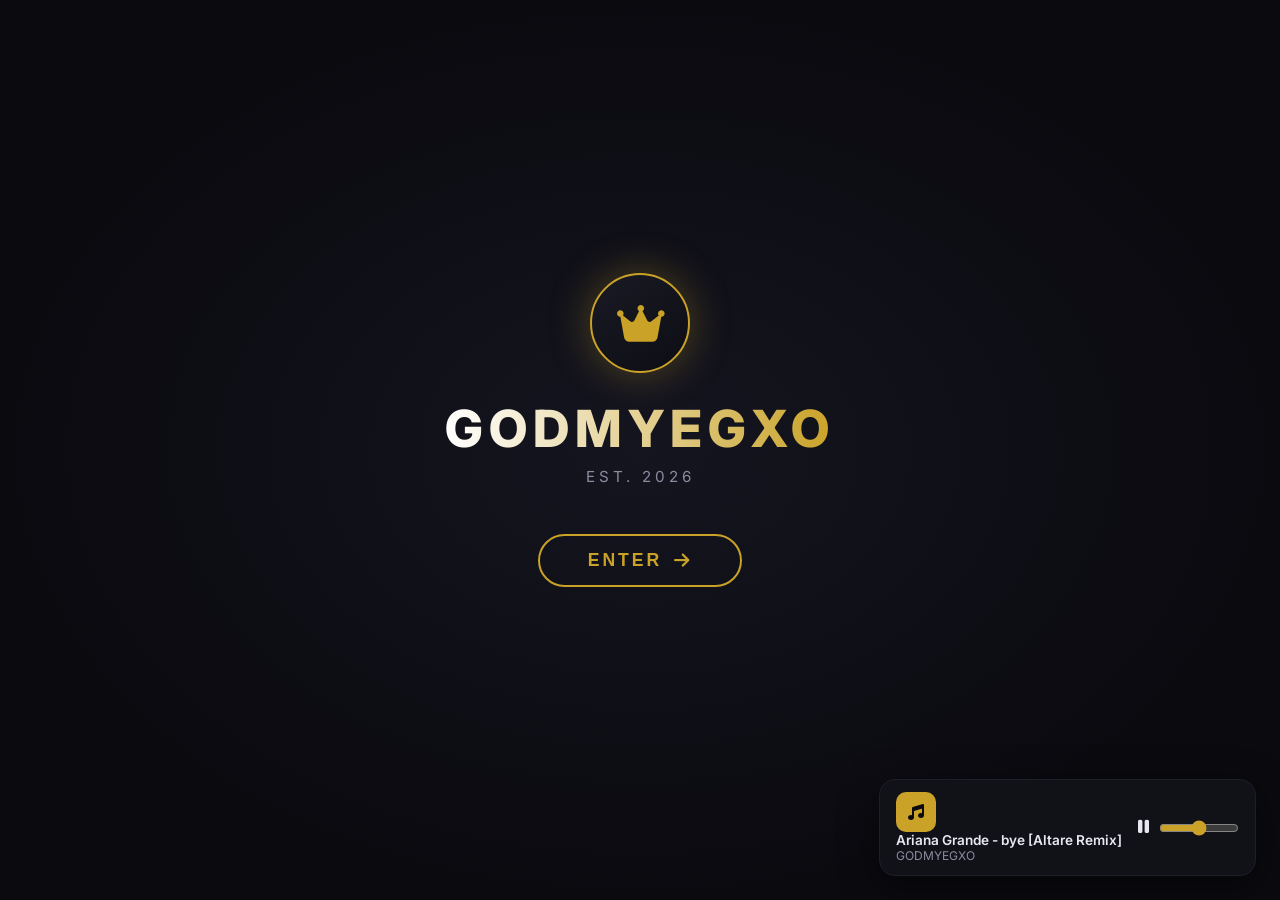
<file: index.html>
<!DOCTYPE html>
<html lang="th">
<head>
  <meta charset="UTF-8" />
  <meta name="viewport" content="width=device-width, initial-scale=1.0" />
  <title>GODMYEGXO | Official</title>
  <link rel="stylesheet" href="css/style.css" />
  <link rel="stylesheet" href="https://cdnjs.cloudflare.com/ajax/libs/font-awesome/6.5.1/css/all.min.css" />
  <link href="https://fonts.googleapis.com/css2?family=Inter:wght@400;500;600;700;800&display=swap" rel="stylesheet" />
</head>
<body class="gate-page">
  <!-- Background Music (hidden) -->
  <audio id="bgMusic" loop></audio>

  <div class="gate-container" id="gateContainer">
    <div class="gate-content">
      <div class="logo-area">
        <div class="logo-circle">
          <i class="fas fa-crown"></i>
        </div>
        <h1 class="site-title" id="siteTitle">GODMYEGXO</h1>
        <p class="site-subtitle" id="siteSubtitle">EST. 2026</p>
      </div>

      <button class="enter-btn" id="enterBtn">
        <span>ENTER</span>
        <i class="fas fa-arrow-right"></i>
      </button>

      <div class="social-links" id="socialLinks">
        <!-- Will be filled by JS -->
      </div>
    </div>

    <div class="gate-particles"></div>
  </div>

  <!-- Mini Player -->
  <div class="mini-player" id="miniPlayer">
    <div class="player-info">
      <div class="player-icon"><i class="fas fa-music"></i></div>
      <div class="player-text">
        <div class="track-name" id="trackName">Ariana Grande - bye [Altare Remix]</div>
        <div class="track-artist">GODMYEGXO</div>
      </div>
    </div>
    <div class="player-controls">
      <button id="playPauseBtn"><i class="fas fa-play"></i></button>
      <input type="range" id="volumeSlider" min="0" max="100" value="50" />
    </div>
  </div>

    <script src="js/config.js"></script>
  <script src="js/firebase-config.js"></script>
  <script src="js/db.js"></script>
  <script src="js/theme.js"></script>
  <script src="js/music.js"></script>
  <script src="js/gate.js"></script>
</body>
</html>
</file>
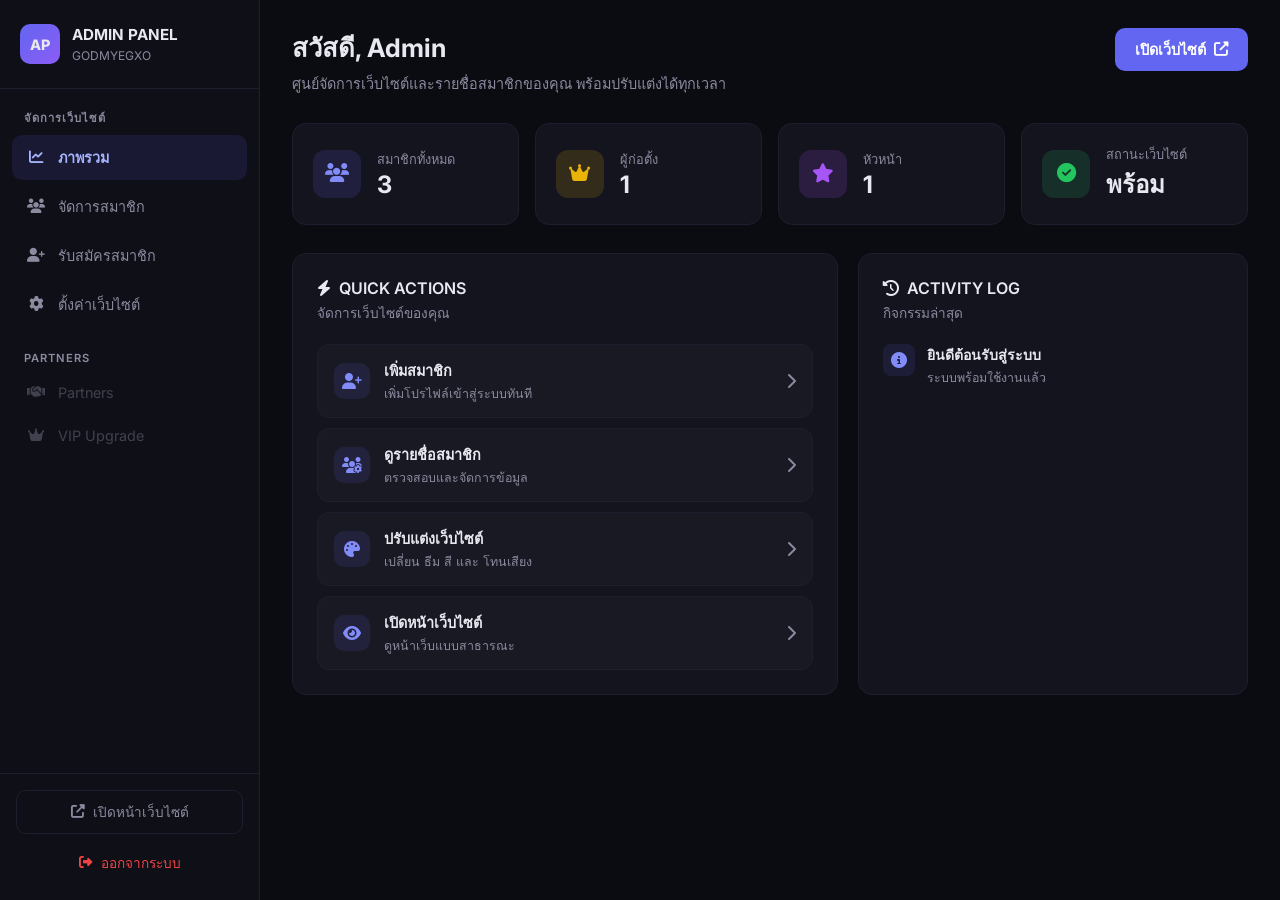
<file: admin/index.html>
<!DOCTYPE html>
<html lang="th">
<head>
  <meta charset="UTF-8" />
  <meta name="viewport" content="width=device-width, initial-scale=1.0" />
  <title>Admin Panel | GODMYEGXO</title>
  <link rel="stylesheet" href="../css/admin.css" />
  <link rel="stylesheet" href="https://cdnjs.cloudflare.com/ajax/libs/font-awesome/6.5.1/css/all.min.css" />
  <link href="https://fonts.googleapis.com/css2?family=Inter:wght@400;500;600;700;800&display=swap" rel="stylesheet" />
</head>
<body>
  <div class="admin-layout">
    <!-- Sidebar -->
    <aside class="sidebar">
      <div class="sidebar-header">
        <div class="logo">AP</div>
        <div class="brand">
          <strong>ADMIN PANEL</strong>
          <small id="sidebarSiteName">GODMYEGXO</small>
        </div>
      </div>

      <nav class="sidebar-nav">
        <div class="nav-section">
          <div class="nav-label">จัดการเว็บไซต์</div>
          <a href="index.html" class="nav-item active" data-page="dashboard">
            <i class="fas fa-chart-line"></i> ภาพรวม
          </a>
          <a href="members.html" class="nav-item" data-page="members">
            <i class="fas fa-users"></i> จัดการสมาชิก
          </a>
          <a href="applications.html" class="nav-item" data-page="applications">
            <i class="fas fa-user-plus"></i> รับสมัครสมาชิก
          </a>
          <a href="settings.html" class="nav-item" data-page="settings">
            <i class="fas fa-cog"></i> ตั้งค่าเว็บไซต์
          </a>
        </div>

        <div class="nav-section">
          <div class="nav-label">PARTNERS</div>
          <a href="#" class="nav-item disabled">
            <i class="fas fa-handshake"></i> Partners
          </a>
          <a href="#" class="nav-item disabled">
            <i class="fas fa-crown"></i> VIP Upgrade
          </a>
        </div>
      </nav>

      <div class="sidebar-footer">
        <a href="../index.html" class="btn-outline" target="_blank">
          <i class="fas fa-external-link-alt"></i> เปิดหน้าเว็บไซต์
        </a>
        <button class="btn-logout" id="logoutBtn">
          <i class="fas fa-sign-out-alt"></i> ออกจากระบบ
        </button>
      </div>
    </aside>

    <!-- Main Content -->
    <main class="main-content">
      <header class="topbar">
        <div class="topbar-left">
          <h1>สวัสดี, <span id="adminName">Admin</span></h1>
          <p>ศูนย์จัดการเว็บไซต์และรายชื่อสมาชิกของคุณ พร้อมปรับแต่งได้ทุกเวลา</p>
        </div>
        <div class="topbar-right" style="display:flex;align-items:center;gap:16px;">
          <div id="dbStatus" style="font-size:0.8rem;"></div>
          <a href="../members.html" class="btn-primary" target="_blank">
            เปิดเว็บไซต์ <i class="fas fa-external-link-alt"></i>
          </a>
        </div>
      </header>

      <!-- Stats Cards -->
      <div class="stats-grid">
        <div class="stat-card">
          <div class="stat-icon blue"><i class="fas fa-users"></i></div>
          <div class="stat-info">
            <span class="stat-label">สมาชิกทั้งหมด</span>
            <strong class="stat-value" id="totalMembers">0</strong>
          </div>
        </div>
        <div class="stat-card">
          <div class="stat-icon gold"><i class="fas fa-crown"></i></div>
          <div class="stat-info">
            <span class="stat-label">ผู้ก่อตั้ง</span>
            <strong class="stat-value" id="totalFounders">0</strong>
          </div>
        </div>
        <div class="stat-card">
          <div class="stat-icon purple"><i class="fas fa-star"></i></div>
          <div class="stat-info">
            <span class="stat-label">หัวหน้า</span>
            <strong class="stat-value" id="totalLeaders">0</strong>
          </div>
        </div>
        <div class="stat-card ready">
          <div class="stat-icon green"><i class="fas fa-check-circle"></i></div>
          <div class="stat-info">
            <span class="stat-label">สถานะเว็บไซต์</span>
            <strong class="stat-value">พร้อม</strong>
          </div>
        </div>
      </div>

      <!-- Quick Actions + Activity -->
      <div class="dashboard-grid">
        <div class="card">
          <div class="card-header">
            <h3><i class="fas fa-bolt"></i> QUICK ACTIONS</h3>
            <span>จัดการเว็บไซต์ของคุณ</span>
          </div>
          <div class="quick-actions">
            <a href="members.html" class="action-btn">
              <i class="fas fa-user-plus"></i>
              <div>
                <strong>เพิ่มสมาชิก</strong>
                <small>เพิ่มโปรไฟล์เข้าสู่ระบบทันที</small>
              </div>
              <i class="fas fa-chevron-right"></i>
            </a>
            <a href="members.html" class="action-btn">
              <i class="fas fa-users-cog"></i>
              <div>
                <strong>ดูรายชื่อสมาชิก</strong>
                <small>ตรวจสอบและจัดการข้อมูล</small>
              </div>
              <i class="fas fa-chevron-right"></i>
            </a>
            <a href="settings.html" class="action-btn">
              <i class="fas fa-palette"></i>
              <div>
                <strong>ปรับแต่งเว็บไซต์</strong>
                <small>เปลี่ยน ธีม สี และ โทนเสียง</small>
              </div>
              <i class="fas fa-chevron-right"></i>
            </a>
            <a href="../members.html" class="action-btn" target="_blank">
              <i class="fas fa-eye"></i>
              <div>
                <strong>เปิดหน้าเว็บไซต์</strong>
                <small>ดูหน้าเว็บแบบสาธารณะ</small>
              </div>
              <i class="fas fa-chevron-right"></i>
            </a>
          </div>
        </div>

        <div class="card">
          <div class="card-header">
            <h3><i class="fas fa-history"></i> ACTIVITY LOG</h3>
            <span>กิจกรรมล่าสุด</span>
          </div>
          <div class="activity-list" id="activityLog">
            <div class="activity-item">
              <div class="activity-icon"><i class="fas fa-info-circle"></i></div>
              <div class="activity-content">
                <strong>ยินดีต้อนรับสู่ระบบ</strong>
                <small>ระบบพร้อมใช้งานแล้ว</small>
              </div>
            </div>
          </div>
        </div>
      </div>
    </main>
  </div>

  <script src="../js/config.js"></script>
  <script src="../js/firebase-config.js"></script>
  <script src="../js/db.js"></script>
  <script src="../js/admin.js"></script>
</body>
</html>
</file>
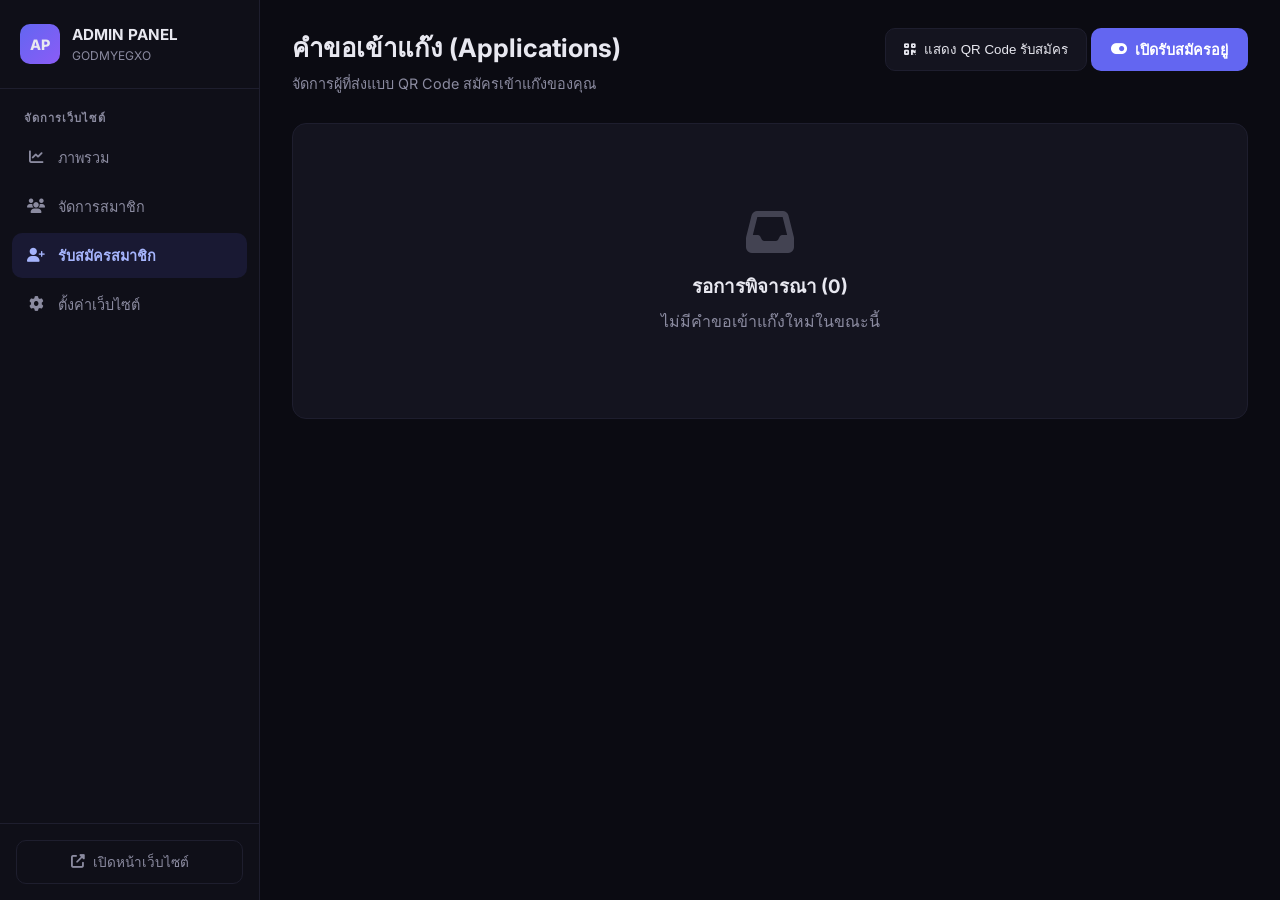
<file: admin/applications.html>
<!DOCTYPE html>
<html lang="th">
<head>
  <meta charset="UTF-8" />
  <meta name="viewport" content="width=device-width, initial-scale=1.0" />
  <title>รับสมัครสมาชิก | Admin</title>
  <link rel="stylesheet" href="../css/admin.css" />
  <link rel="stylesheet" href="https://cdnjs.cloudflare.com/ajax/libs/font-awesome/6.5.1/css/all.min.css" />
  <link href="https://fonts.googleapis.com/css2?family=Inter:wght@400;500;600;700;800&display=swap" rel="stylesheet" />
</head>
<body>
  <div class="admin-layout">
    <aside class="sidebar">
      <div class="sidebar-header">
        <div class="logo">AP</div>
        <div class="brand">
          <strong>ADMIN PANEL</strong>
          <small id="sidebarSiteName">GODMYEGXO</small>
        </div>
      </div>
      <nav class="sidebar-nav">
        <div class="nav-section">
          <div class="nav-label">จัดการเว็บไซต์</div>
          <a href="index.html" class="nav-item"><i class="fas fa-chart-line"></i> ภาพรวม</a>
          <a href="members.html" class="nav-item"><i class="fas fa-users"></i> จัดการสมาชิก</a>
          <a href="applications.html" class="nav-item active"><i class="fas fa-user-plus"></i> รับสมัครสมาชิก</a>
          <a href="settings.html" class="nav-item"><i class="fas fa-cog"></i> ตั้งค่าเว็บไซต์</a>
        </div>
      </nav>
      <div class="sidebar-footer">
        <a href="../index.html" class="btn-outline" target="_blank"><i class="fas fa-external-link-alt"></i> เปิดหน้าเว็บไซต์</a>
      </div>
    </aside>

    <main class="main-content">
      <header class="topbar">
        <div class="topbar-left">
          <h1>คำขอเข้าแก๊ง (Applications)</h1>
          <p>จัดการผู้ที่ส่งแบบ QR Code สมัครเข้าแก๊งของคุณ</p>
        </div>
        <div class="topbar-right">
          <button class="btn-secondary"><i class="fas fa-qrcode"></i> แสดง QR Code รับสมัคร</button>
          <button class="btn-primary"><i class="fas fa-toggle-on"></i> เปิดรับสมัครอยู่</button>
        </div>
      </header>

      <div class="card">
        <div class="empty-state">
          <i class="fas fa-inbox"></i>
          <h3>รอการพิจารณา (0)</h3>
          <p>ไม่มีคำขอเข้าแก๊งใหม่ในขณะนี้</p>
        </div>
      </div>
    </main>
  </div>
  <script src="../js/config.js"></script>
  <script src="../js/firebase-config.js"></script>
  <script src="../js/db.js"></script>
</body>
</html>
</file>
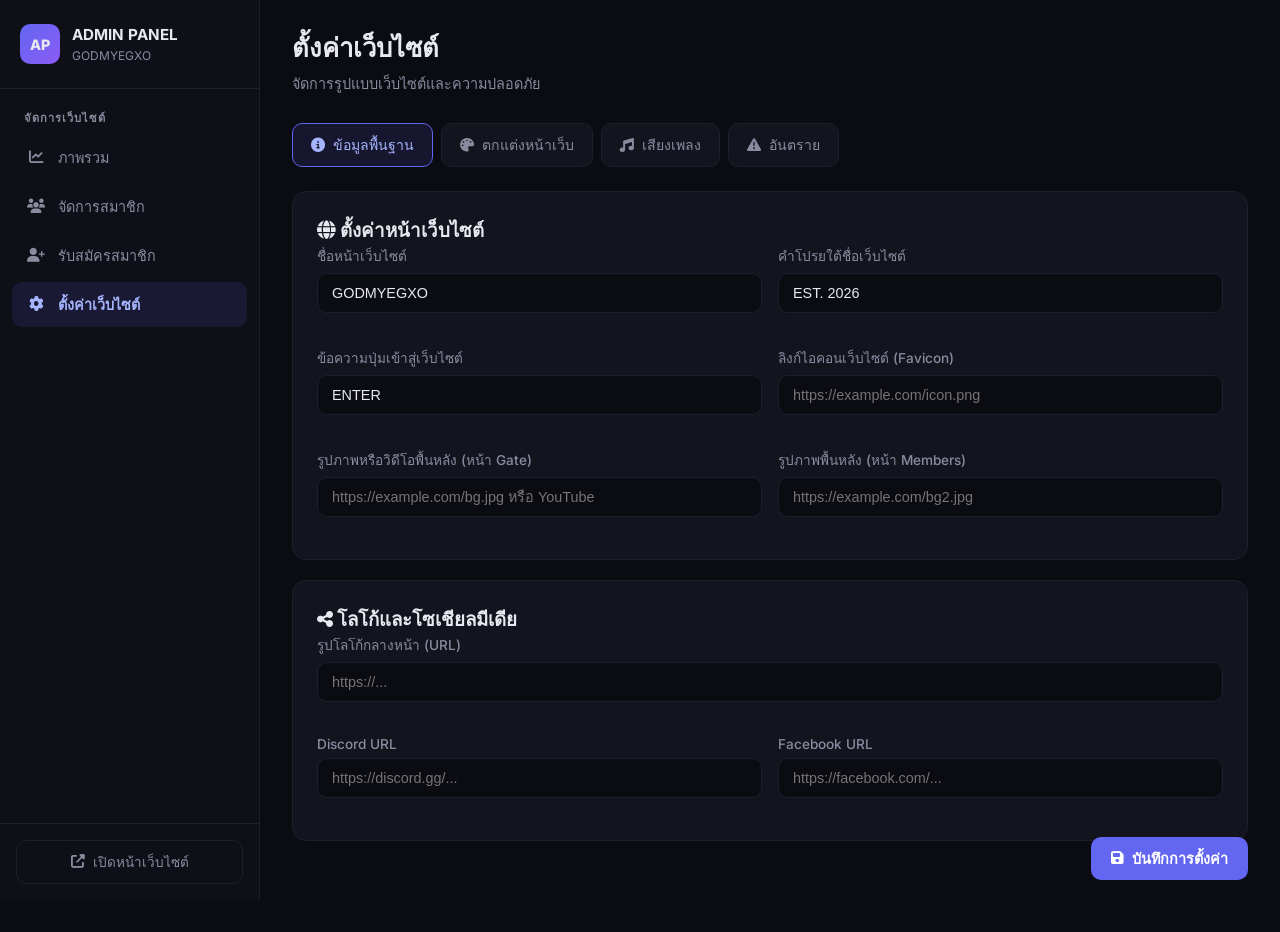
<file: admin/settings.html>
<!DOCTYPE html>
<html lang="th">
<head>
  <meta charset="UTF-8" />
  <meta name="viewport" content="width=device-width, initial-scale=1.0" />
  <title>ตั้งค่าเว็บไซต์ | Admin</title>
  <link rel="stylesheet" href="../css/admin.css" />
  <link rel="stylesheet" href="https://cdnjs.cloudflare.com/ajax/libs/font-awesome/6.5.1/css/all.min.css" />
  <link href="https://fonts.googleapis.com/css2?family=Inter:wght@400;500;600;700;800&display=swap" rel="stylesheet" />
</head>
<body>
  <div class="admin-layout">
    <aside class="sidebar">
      <div class="sidebar-header">
        <div class="logo">AP</div>
        <div class="brand">
          <strong>ADMIN PANEL</strong>
          <small id="sidebarSiteName">GODMYEGXO</small>
        </div>
      </div>
      <nav class="sidebar-nav">
        <div class="nav-section">
          <div class="nav-label">จัดการเว็บไซต์</div>
          <a href="index.html" class="nav-item"><i class="fas fa-chart-line"></i> ภาพรวม</a>
          <a href="members.html" class="nav-item"><i class="fas fa-users"></i> จัดการสมาชิก</a>
          <a href="applications.html" class="nav-item"><i class="fas fa-user-plus"></i> รับสมัครสมาชิก</a>
          <a href="settings.html" class="nav-item active"><i class="fas fa-cog"></i> ตั้งค่าเว็บไซต์</a>
        </div>
      </nav>
      <div class="sidebar-footer">
        <a href="../index.html" class="btn-outline" target="_blank"><i class="fas fa-external-link-alt"></i> เปิดหน้าเว็บไซต์</a>
      </div>
    </aside>

    <main class="main-content">
      <header class="topbar">
        <div class="topbar-left">
          <h1>ตั้งค่าเว็บไซต์</h1>
          <p>จัดการรูปแบบเว็บไซต์และความปลอดภัย</p>
        </div>
      </header>

      <!-- Tabs -->
      <div class="tabs">
        <button class="tab active" data-tab="general"><i class="fas fa-info-circle"></i> ข้อมูลพื้นฐาน</button>
        <button class="tab" data-tab="design"><i class="fas fa-palette"></i> ตกแต่งหน้าเว็บ</button>
        <button class="tab" data-tab="music"><i class="fas fa-music"></i> เสียงเพลง</button>
        <button class="tab" data-tab="danger"><i class="fas fa-exclamation-triangle"></i> อันตราย</button>
      </div>

      <!-- General Tab -->
      <div class="tab-content active" id="tab-general">
        <div class="card">
          <h3><i class="fas fa-globe"></i> ตั้งค่าหน้าเว็บไซต์</h3>
          <div class="form-grid">
            <div class="form-group">
              <label>ชื่อหน้าเว็บไซต์</label>
              <input type="text" id="settingTitle" placeholder="GODMYEGXO" />
            </div>
            <div class="form-group">
              <label>คำโปรยใต้ชื่อเว็บไซต์</label>
              <input type="text" id="settingSubtitle" placeholder="EST. 2026" />
            </div>
            <div class="form-group">
              <label>ข้อความปุ่มเข้าสู่เว็บไซต์</label>
              <input type="text" id="settingEnterText" placeholder="ENTER" />
            </div>
            <div class="form-group">
              <label>ลิงก์ไอคอนเว็บไซต์ (Favicon)</label>
              <input type="url" id="settingFavicon" placeholder="https://example.com/icon.png" />
            </div>
            <div class="form-group">
              <label>รูปภาพหรือวิดีโอพื้นหลัง (หน้า Gate)</label>
              <input type="url" id="settingBgGate" placeholder="https://example.com/bg.jpg หรือ YouTube" />
            </div>
            <div class="form-group">
              <label>รูปภาพพื้นหลัง (หน้า Members)</label>
              <input type="url" id="settingBgMembers" placeholder="https://example.com/bg2.jpg" />
            </div>
          </div>
        </div>

        <div class="card">
          <h3><i class="fas fa-share-alt"></i> โลโก้และโซเชียลมีเดีย</h3>
          <div class="form-grid">
            <div class="form-group full">
              <label>รูปโลโก้กลางหน้า (URL)</label>
              <input type="url" id="settingLogo" placeholder="https://..." />
            </div>
            <div class="form-group">
              <label>Discord URL</label>
              <input type="url" id="settingDiscord" placeholder="https://discord.gg/..." />
            </div>
            <div class="form-group">
              <label>Facebook URL</label>
              <input type="url" id="settingFacebook" placeholder="https://facebook.com/..." />
            </div>
          </div>
        </div>
      </div>

      <!-- Design Tab -->
      <div class="tab-content" id="tab-design">
        <div class="card">
          <h3><i class="fas fa-paint-brush"></i> รูปแบบหน้าเข้าเว็บ (Gate Layout)</h3>
          <div class="layout-options">
            <label class="layout-option">
              <input type="radio" name="gateLayout" value="centered" checked />
              <div class="layout-preview centered">
                <div class="preview-circle"></div>
                <div class="preview-bar"></div>
              </div>
              <span>แบบเดิม (Centered)</span>
            </label>
            <label class="layout-option">
              <input type="radio" name="gateLayout" value="split" />
              <div class="layout-preview split">
                <div class="preview-bar"></div>
                <div class="preview-circle"></div>
              </div>
              <span>แบบใหม่ (Split / Premium)</span>
            </label>
          </div>
        </div>

        <div class="card">
          <h3><i class="fas fa-swatchbook"></i> ธีมเว็บไซต์</h3>
          <div class="theme-grid" id="themeGrid">
            <label class="theme-option">
              <input type="radio" name="theme" value="default" checked />
              <div class="theme-preview default"></div>
              <span>Default</span>
            </label>
            <label class="theme-option">
              <input type="radio" name="theme" value="neon" />
              <div class="theme-preview neon"></div>
              <span>Neon Circuit</span>
            </label>
            <label class="theme-option">
              <input type="radio" name="theme" value="crimson" />
              <div class="theme-preview crimson"></div>
              <span>Crimson Night</span>
            </label>
            <label class="theme-option">
              <input type="radio" name="theme" value="aurora" />
              <div class="theme-preview aurora"></div>
              <span>Aurora</span>
            </label>
            <label class="theme-option">
              <input type="radio" name="theme" value="gold" />
              <div class="theme-preview gold"></div>
              <span>Royal Gold</span>
            </label>
            <label class="theme-option">
              <input type="radio" name="theme" value="ocean" />
              <div class="theme-preview ocean"></div>
              <span>Deep Ocean</span>
            </label>
          </div>
        </div>

        <div class="card">
          <h3><i class="fas fa-magic"></i> เอฟเฟกต์หน้า Gate</h3>
          <div class="form-grid">
            <div class="form-group">
              <label>เอฟเฟกต์พื้นหลัง</label>
              <select id="settingParticles">
                <option value="none">ไม่มี (None)</option>
                <option value="particles">อนุภาค (Particles)</option>
                <option value="stars">ดาว (Stars)</option>
              </select>
            </div>
            <div class="form-group">
              <label>แอนิเมชันเปิดตัวอักษร</label>
              <select id="settingAnimation">
                <option value="fade">ค่อยๆ โผล่ (Fade Up)</option>
                <option value="slide">เลื่อนเข้า</option>
                <option value="none">ไม่มี</option>
              </select>
            </div>
            <div class="form-group">
              <label>สีหลัก (Accent Color)</label>
              <input type="color" id="settingAccent" value="#c9a227" />
            </div>
          </div>
        </div>
      </div>

      <!-- Music Tab -->
      <div class="tab-content" id="tab-music">
        <div class="card">
          <h3><i class="fas fa-music"></i> ตั้งค่าเสียงพื้นหลัง</h3>
          <div class="form-group">
            <label>ลิงก์เพลง (แนะนำไฟล์เสียงตรง)</label>
            <input type="url" id="settingMusicUrl" placeholder="https://example.com/song.mp3 หรือ YouTube" />
            <small>
              <b>แนะนำ:</b> ใช้ลิงก์ไฟล์เสียงตรง (.mp3 / .ogg) จะเล่นได้ในเว็บ<br>
              ถ้าใส่ YouTube → จะเปิดลิงก์ในแท็บใหม่เมื่อกดปุ่มเล่น (เบราว์เซอร์บล็อกเสียง YouTube โดยตรง)
            </small>
          </div>
          <div class="form-group">
            <label>ระดับเสียงเริ่มต้น (0-100)</label>
            <input type="range" id="settingVolume" min="0" max="100" value="50" />
            <span id="volumeValue">50%</span>
          </div>
          <div class="form-group">
            <label>รูปแบบเครื่องเล่นเพลง</label>
            <div class="player-style-options">
              <label class="style-option">
                <input type="radio" name="playerStyle" value="classic" checked />
                <div class="style-preview">Classic</div>
              </label>
              <label class="style-option">
                <input type="radio" name="playerStyle" value="vinyl" />
                <div class="style-preview">Vinyl</div>
              </label>
              <label class="style-option">
                <input type="radio" name="playerStyle" value="vip" />
                <div class="style-preview">VIP Only</div>
              </label>
            </div>
          </div>
          <div class="form-group">
            <label>
              <input type="checkbox" id="settingShowPlayer" checked /> แสดง Mini Player บนหน้าเว็บ
            </label>
            <small>ปิดแล้วจะไม่แสดงกล่องเพลงมุมล่างขวา (เพลงยังเล่นได้ถ้าเปิด Autoplay)</small>
          </div>
          <div class="form-group">
            <label>
              <input type="checkbox" id="settingAutoPlay" /> เปิดเพลงอัตโนมัติเมื่อเข้าเว็บ
            </label>
          </div>
        </div>
      </div>

      <!-- Danger Zone -->
      <div class="tab-content" id="tab-danger">
        <div class="card danger">
          <h3><i class="fas fa-exclamation-triangle"></i> พื้นที่อันตราย (Danger Zone)</h3>
          <p>การลบข้อมูลทั้งหมดในเว็บไซต์และสมาชิกทั้งหมดอย่างถาวร (ข้อมูลนี้จะถูกปล่อยว่างเพื่อให้คนอื่นสามารถใช้งานได้ ต้องสร้างและเพิ่มใหม่อย่างน้อย 3 วันจึงจะสามารถลบได้)</p>
          <button class="btn-danger" id="resetAllBtn">
            <i class="fas fa-trash-alt"></i> ลบข้อมูลทั้งหมดถาวร
          </button>
        </div>
      </div>

      <div class="save-bar">
        <button class="btn-primary" id="saveSettingsBtn">
          <i class="fas fa-save"></i> บันทึกการตั้งค่า
        </button>
      </div>
    </main>
  </div>

  <script src="../js/config.js"></script>
  <script src="../js/firebase-config.js"></script>
  <script src="../js/db.js"></script>
  <script src="../js/admin-settings.js"></script>
</body>
</html>
</file>
<file: css/style.css>
/* ===== GODMYEGXO Public Styles ===== */
:root {
  --bg: #0a0a0f;
  --card: #12121a;
  --border: #1e1e2a;
  --text: #e8e8f0;
  --text-muted: #8b8ba0;
  --accent: #c9a227;
  --accent-glow: rgba(201, 162, 39, 0.35);
  --founder: #c9a227;
  --leader: #e74c3c;
  --member: #6b7280;
  --radius: 16px;
  --font: 'Inter', system-ui, sans-serif;
}

* { margin: 0; padding: 0; box-sizing: border-box; }

body {
  font-family: var(--font);
  background: var(--bg);
  color: var(--text);
  min-height: 100vh;
  overflow-x: hidden;
}

/* ========== GATE PAGE ========== */
.gate-page {
  display: flex;
  align-items: center;
  justify-content: center;
  min-height: 100vh;
  background: radial-gradient(ellipse at center, #151520 0%, #0a0a0f 70%);
  position: relative;
}

.gate-container {
  text-align: center;
  z-index: 2;
  animation: fadeUp 0.8s ease;
}

.logo-circle {
  width: 100px;
  height: 100px;
  border-radius: 50%;
  background: linear-gradient(145deg, #1a1a25, #0d0d14);
  border: 2px solid var(--accent);
  display: flex;
  align-items: center;
  justify-content: center;
  margin: 0 auto 24px;
  box-shadow: 0 0 40px var(--accent-glow);
  font-size: 42px;
  color: var(--accent);
}

.site-title {
  font-size: 3.2rem;
  font-weight: 800;
  letter-spacing: 6px;
  background: linear-gradient(90deg, #fff, var(--accent));
  -webkit-background-clip: text;
  -webkit-text-fill-color: transparent;
  margin-bottom: 8px;
}

.site-subtitle {
  color: var(--text-muted);
  font-size: 0.95rem;
  letter-spacing: 4px;
  margin-bottom: 48px;
}

.enter-btn {
  background: transparent;
  border: 2px solid var(--accent);
  color: var(--accent);
  padding: 14px 48px;
  font-size: 1.1rem;
  font-weight: 600;
  letter-spacing: 3px;
  border-radius: 50px;
  cursor: pointer;
  transition: all 0.3s;
  display: inline-flex;
  align-items: center;
  gap: 12px;
}

.enter-btn:hover {
  background: var(--accent);
  color: #0a0a0f;
  box-shadow: 0 0 30px var(--accent-glow);
  transform: translateY(-2px);
}

.social-links {
  margin-top: 40px;
  display: flex;
  gap: 16px;
  justify-content: center;
}

.social-links a {
  width: 44px;
  height: 44px;
  border-radius: 50%;
  background: var(--card);
  border: 1px solid var(--border);
  display: flex;
  align-items: center;
  justify-content: center;
  color: var(--text-muted);
  transition: all 0.25s;
  text-decoration: none;
}

.social-links a:hover {
  color: var(--accent);
  border-color: var(--accent);
  box-shadow: 0 0 15px var(--accent-glow);
}

/* ========== MEMBERS PAGE ========== */
.members-page {
  background: 
    radial-gradient(ellipse at top, rgba(201,162,39,0.08) 0%, transparent 50%),
    var(--bg);
  min-height: 100vh;
  padding-bottom: 100px;
}

.members-header {
  text-align: center;
  padding: 60px 20px 30px;
}

.members-header .site-title {
  font-size: 2.8rem;
}

.members-main {
  max-width: 1100px;
  margin: 0 auto;
  padding: 0 20px;
}

.search-bar {
  max-width: 420px;
  margin: 0 auto 32px;
  position: relative;
}

.search-bar i {
  position: absolute;
  left: 18px;
  top: 50%;
  transform: translateY(-50%);
  color: var(--text-muted);
}

.search-bar input {
  width: 100%;
  background: var(--card);
  border: 1px solid var(--border);
  border-radius: 50px;
  padding: 14px 20px 14px 48px;
  color: var(--text);
  font-size: 0.95rem;
  outline: none;
  transition: border-color 0.2s;
}

.search-bar input:focus {
  border-color: var(--accent);
}

.rank-stats {
  display: flex;
  justify-content: center;
  gap: 12px;
  margin-bottom: 40px;
  flex-wrap: wrap;
}

.rank-badge {
  background: var(--card);
  border: 1px solid var(--border);
  border-radius: 50px;
  padding: 8px 18px;
  font-size: 0.85rem;
  display: flex;
  align-items: center;
  gap: 8px;
}

.rank-badge.founder { border-color: var(--founder); color: var(--founder); }
.rank-badge.leader { border-color: var(--leader); color: var(--leader); }
.rank-badge.member { border-color: var(--member); color: var(--member); }

.rank-section {
  margin-bottom: 48px;
}

.rank-title {
  font-size: 1.1rem;
  font-weight: 700;
  letter-spacing: 2px;
  margin-bottom: 20px;
  display: flex;
  align-items: center;
  gap: 10px;
  color: var(--text-muted);
}

.rank-title .count {
  font-weight: 500;
  opacity: 0.7;
}

.members-grid {
  display: grid;
  grid-template-columns: repeat(auto-fill, minmax(280px, 1fr));
  gap: 16px;
}

.member-card {
  background: var(--card);
  border: 1px solid var(--border);
  border-radius: var(--radius);
  padding: 18px 20px;
  display: flex;
  align-items: center;
  gap: 16px;
  transition: all 0.25s;
  cursor: default;
}

.member-card:hover {
  border-color: var(--accent);
  transform: translateY(-3px);
  box-shadow: 0 10px 30px rgba(0,0,0,0.3);
}

.member-avatar {
  width: 52px;
  height: 52px;
  border-radius: 50%;
  object-fit: cover;
  background: #1a1a25;
  border: 2px solid var(--border);
}

.member-info {
  flex: 1;
  min-width: 0;
}

.member-name {
  font-weight: 600;
  font-size: 0.95rem;
  white-space: nowrap;
  overflow: hidden;
  text-overflow: ellipsis;
}

.member-rank-tag {
  display: inline-block;
  font-size: 0.7rem;
  font-weight: 700;
  letter-spacing: 1px;
  padding: 3px 10px;
  border-radius: 20px;
  margin-top: 4px;
}

.member-rank-tag.founder {
  background: rgba(201,162,39,0.15);
  color: var(--founder);
  border: 1px solid rgba(201,162,39,0.3);
}

.member-rank-tag.leader {
  background: rgba(231,76,60,0.15);
  color: var(--leader);
  border: 1px solid rgba(231,76,60,0.3);
}

.member-rank-tag.member {
  background: rgba(107,114,128,0.15);
  color: var(--member);
  border: 1px solid rgba(107,114,128,0.3);
}

.member-links a {
  color: var(--text-muted);
  margin-left: 8px;
  transition: color 0.2s;
}

.member-links a:hover { color: var(--accent); }

/* ========== MINI PLAYER ========== */
.mini-player {
  position: fixed;
  bottom: 24px;
  right: 24px;
  background: rgba(18,18,26,0.95);
  backdrop-filter: blur(12px);
  border: 1px solid var(--border);
  border-radius: 16px;
  padding: 12px 16px;
  display: flex;
  align-items: center;
  gap: 16px;
  z-index: 100;
  box-shadow: 0 10px 40px rgba(0,0,0,0.4);
  min-width: 280px;
}

.player-icon {
  width: 40px;
  height: 40px;
  border-radius: 10px;
  background: var(--accent);
  color: #0a0a0f;
  display: flex;
  align-items: center;
  justify-content: center;
}

.player-text .track-name {
  font-size: 0.85rem;
  font-weight: 600;
}

.player-text .track-artist {
  font-size: 0.75rem;
  color: var(--text-muted);
}

.player-controls {
  display: flex;
  align-items: center;
  gap: 10px;
  margin-left: auto;
}

.player-controls button {
  background: none;
  border: none;
  color: var(--text);
  font-size: 1.1rem;
  cursor: pointer;
}

.player-controls input[type="range"] {
  width: 80px;
  accent-color: var(--accent);
}

/* Animations */
@keyframes fadeUp {
  from { opacity: 0; transform: translateY(30px); }
  to { opacity: 1; transform: translateY(0); }
}

/* Responsive */
@media (max-width: 600px) {
  .site-title { font-size: 2.2rem; letter-spacing: 3px; }
  .mini-player { left: 12px; right: 12px; min-width: auto; }
}

/* Rank filter badges - clickable */
.rank-badge {
  cursor: pointer;
  transition: all 0.25s;
  user-select: none;
}

.rank-badge:hover {
  transform: translateY(-2px);
  box-shadow: 0 4px 15px rgba(0,0,0,0.3);
}

.rank-badge.active {
  background: var(--accent) !important;
  color: #0a0a0f !important;
  border-color: var(--accent) !important;
  font-weight: 700;
}

.rank-badge.all {
  border-color: var(--text-muted);
  color: var(--text-muted);
}

.rank-badge.all.active {
  background: var(--text) !important;
  color: var(--bg) !important;
}

.empty-msg {
  color: var(--text-muted);
  font-size: 0.9rem;
  padding: 20px 0;
}

/* Better body theme support */
.gate-page, .members-page {
  transition: background 0.4s ease;
}
</file>
<file: css/admin.css>
/* ===== Admin Panel Styles ===== */
:root {
  --bg: #0b0b12;
  --sidebar: #0f0f18;
  --card: #14141f;
  --border: #1e1e2e;
  --text: #e8e8f0;
  --text-muted: #8b8ba0;
  --accent: #6366f1;
  --accent-hover: #818cf8;
  --success: #22c55e;
  --warning: #eab308;
  --danger: #ef4444;
  --radius: 14px;
  --font: 'Inter', system-ui, sans-serif;
}

* { margin: 0; padding: 0; box-sizing: border-box; }

body {
  font-family: var(--font);
  background: var(--bg);
  color: var(--text);
  min-height: 100vh;
}

.admin-layout {
  display: flex;
  min-height: 100vh;
}

/* Sidebar */
.sidebar {
  width: 260px;
  background: var(--sidebar);
  border-right: 1px solid var(--border);
  display: flex;
  flex-direction: column;
  position: fixed;
  top: 0;
  left: 0;
  bottom: 0;
  z-index: 50;
}

.sidebar-header {
  padding: 24px 20px;
  display: flex;
  align-items: center;
  gap: 12px;
  border-bottom: 1px solid var(--border);
}

.logo {
  width: 40px;
  height: 40px;
  background: linear-gradient(135deg, #6366f1, #8b5cf6);
  border-radius: 10px;
  display: flex;
  align-items: center;
  justify-content: center;
  font-weight: 800;
  font-size: 0.9rem;
}

.brand strong { display: block; font-size: 0.95rem; }
.brand small { color: var(--text-muted); font-size: 0.75rem; }

.sidebar-nav {
  flex: 1;
  padding: 20px 12px;
  overflow-y: auto;
}

.nav-section { margin-bottom: 24px; }

.nav-label {
  font-size: 0.7rem;
  font-weight: 600;
  letter-spacing: 1px;
  color: var(--text-muted);
  padding: 0 12px 8px;
  text-transform: uppercase;
}

.nav-item {
  display: flex;
  align-items: center;
  gap: 12px;
  padding: 11px 14px;
  border-radius: 10px;
  color: var(--text-muted);
  text-decoration: none;
  font-size: 0.9rem;
  transition: all 0.2s;
  margin-bottom: 4px;
}

.nav-item:hover, .nav-item.active {
  background: rgba(99, 102, 241, 0.12);
  color: #a5b4fc;
}

.nav-item.active { font-weight: 600; }
.nav-item.disabled { opacity: 0.4; pointer-events: none; }
.nav-item i { width: 20px; text-align: center; }

.sidebar-footer {
  padding: 16px;
  border-top: 1px solid var(--border);
  display: flex;
  flex-direction: column;
  gap: 8px;
}

.btn-outline, .btn-logout {
  display: flex;
  align-items: center;
  justify-content: center;
  gap: 8px;
  padding: 10px;
  border-radius: 10px;
  font-size: 0.85rem;
  cursor: pointer;
  text-decoration: none;
  transition: all 0.2s;
}

.btn-outline {
  background: transparent;
  border: 1px solid var(--border);
  color: var(--text-muted);
}

.btn-outline:hover { border-color: var(--accent); color: var(--accent); }

.btn-logout {
  background: transparent;
  border: none;
  color: var(--danger);
}

/* Main Content */
.main-content {
  flex: 1;
  margin-left: 260px;
  padding: 28px 32px;
  max-width: 1200px;
}

.topbar {
  display: flex;
  justify-content: space-between;
  align-items: flex-start;
  margin-bottom: 28px;
  gap: 20px;
}

.topbar h1 { font-size: 1.6rem; font-weight: 700; margin-bottom: 4px; }
.topbar p { color: var(--text-muted); font-size: 0.9rem; }

/* Buttons */
.btn-primary {
  background: var(--accent);
  color: white;
  border: none;
  padding: 10px 20px;
  border-radius: 10px;
  font-weight: 600;
  font-size: 0.9rem;
  cursor: pointer;
  display: inline-flex;
  align-items: center;
  gap: 8px;
  transition: background 0.2s;
  text-decoration: none;
}

.btn-primary:hover { background: var(--accent-hover); }

.btn-secondary {
  background: var(--card);
  color: var(--text);
  border: 1px solid var(--border);
  padding: 10px 18px;
  border-radius: 10px;
  font-weight: 500;
  cursor: pointer;
  display: inline-flex;
  align-items: center;
  gap: 8px;
}

.btn-danger {
  background: var(--danger);
  color: white;
  border: none;
  padding: 12px 24px;
  border-radius: 10px;
  font-weight: 600;
  cursor: pointer;
  display: inline-flex;
  align-items: center;
  gap: 8px;
}

/* Stats */
.stats-grid {
  display: grid;
  grid-template-columns: repeat(4, 1fr);
  gap: 16px;
  margin-bottom: 28px;
}

.stat-card {
  background: var(--card);
  border: 1px solid var(--border);
  border-radius: var(--radius);
  padding: 20px;
  display: flex;
  align-items: center;
  gap: 16px;
}

.stat-icon {
  width: 48px;
  height: 48px;
  border-radius: 12px;
  display: flex;
  align-items: center;
  justify-content: center;
  font-size: 1.2rem;
}

.stat-icon.blue { background: rgba(99,102,241,0.15); color: #818cf8; }
.stat-icon.gold { background: rgba(234,179,8,0.15); color: #eab308; }
.stat-icon.purple { background: rgba(168,85,247,0.15); color: #a855f7; }
.stat-icon.green { background: rgba(34,197,94,0.15); color: #22c55e; }

.stat-label { font-size: 0.8rem; color: var(--text-muted); display: block; }
.stat-value { font-size: 1.5rem; font-weight: 700; }

/* Cards */
.card {
  background: var(--card);
  border: 1px solid var(--border);
  border-radius: var(--radius);
  padding: 24px;
  margin-bottom: 20px;
}

.card-header {
  margin-bottom: 20px;
}

.card-header h3 {
  font-size: 1rem;
  font-weight: 600;
  display: flex;
  align-items: center;
  gap: 8px;
  margin-bottom: 4px;
}

.card-header span { font-size: 0.85rem; color: var(--text-muted); }

.dashboard-grid {
  display: grid;
  grid-template-columns: 1.4fr 1fr;
  gap: 20px;
}

.quick-actions { display: flex; flex-direction: column; gap: 10px; }

.action-btn {
  display: flex;
  align-items: center;
  gap: 14px;
  padding: 14px 16px;
  background: rgba(255,255,255,0.02);
  border: 1px solid var(--border);
  border-radius: 12px;
  text-decoration: none;
  color: var(--text);
  transition: all 0.2s;
}

.action-btn:hover {
  border-color: var(--accent);
  background: rgba(99,102,241,0.08);
}

.action-btn i:first-child {
  width: 36px;
  height: 36px;
  background: rgba(99,102,241,0.12);
  border-radius: 10px;
  display: flex;
  align-items: center;
  justify-content: center;
  color: #818cf8;
}

.action-btn strong { display: block; font-size: 0.9rem; }
.action-btn small { color: var(--text-muted); font-size: 0.78rem; }
.action-btn i:last-child { margin-left: auto; color: var(--text-muted); }

.activity-list { display: flex; flex-direction: column; gap: 14px; }

.activity-item {
  display: flex;
  gap: 12px;
  align-items: flex-start;
}

.activity-icon {
  width: 32px;
  height: 32px;
  border-radius: 8px;
  background: rgba(99,102,241,0.12);
  color: #818cf8;
  display: flex;
  align-items: center;
  justify-content: center;
  flex-shrink: 0;
}

.activity-content strong { display: block; font-size: 0.88rem; }
.activity-content small { color: var(--text-muted); font-size: 0.78rem; }

/* Table */
.table-toolbar {
  display: flex;
  justify-content: space-between;
  align-items: center;
  margin-bottom: 16px;
  gap: 16px;
}

.search-box {
  position: relative;
  flex: 1;
  max-width: 320px;
}

.search-box i {
  position: absolute;
  left: 14px;
  top: 50%;
  transform: translateY(-50%);
  color: var(--text-muted);
}

.search-box input {
  width: 100%;
  background: var(--bg);
  border: 1px solid var(--border);
  border-radius: 10px;
  padding: 10px 14px 10px 40px;
  color: var(--text);
  outline: none;
}

.total-count { color: var(--text-muted); font-size: 0.9rem; }

.data-table {
  width: 100%;
  border-collapse: collapse;
}

.data-table th {
  text-align: left;
  padding: 12px 16px;
  font-size: 0.8rem;
  color: var(--text-muted);
  border-bottom: 1px solid var(--border);
  font-weight: 500;
}

.data-table td {
  padding: 14px 16px;
  border-bottom: 1px solid var(--border);
  vertical-align: middle;
}

.member-cell {
  display: flex;
  align-items: center;
  gap: 12px;
}

.member-cell img {
  width: 40px;
  height: 40px;
  border-radius: 50%;
  object-fit: cover;
  background: #1a1a25;
}

.rank-badge {
  display: inline-block;
  padding: 4px 12px;
  border-radius: 20px;
  font-size: 0.75rem;
  font-weight: 700;
  letter-spacing: 0.5px;
}

.rank-badge.founder { background: rgba(234,179,8,0.15); color: #eab308; }
.rank-badge.leader { background: rgba(239,68,68,0.15); color: #ef4444; }
.rank-badge.member { background: rgba(107,114,128,0.15); color: #9ca3af; }

.action-btns { display: flex; gap: 8px; }

.action-btns button {
  background: none;
  border: 1px solid var(--border);
  color: var(--text-muted);
  width: 34px;
  height: 34px;
  border-radius: 8px;
  cursor: pointer;
  transition: all 0.2s;
}

.action-btns button:hover { border-color: var(--accent); color: var(--accent); }
.action-btns button.delete:hover { border-color: var(--danger); color: var(--danger); }

/* Modal */
.modal {
  position: fixed;
  inset: 0;
  background: rgba(0,0,0,0.7);
  display: none;
  align-items: center;
  justify-content: center;
  z-index: 100;
  padding: 20px;
}

.modal.show { display: flex; }

.modal-content {
  background: var(--card);
  border: 1px solid var(--border);
  border-radius: 16px;
  width: 100%;
  max-width: 480px;
  max-height: 90vh;
  overflow-y: auto;
}

.modal-header {
  display: flex;
  justify-content: space-between;
  align-items: center;
  padding: 20px 24px;
  border-bottom: 1px solid var(--border);
}

.modal-close {
  background: none;
  border: none;
  color: var(--text-muted);
  font-size: 1.5rem;
  cursor: pointer;
}

.modal form { padding: 24px; }

.form-group {
  margin-bottom: 18px;
}

.form-group label {
  display: block;
  font-size: 0.85rem;
  font-weight: 500;
  margin-bottom: 6px;
  color: var(--text-muted);
}

.form-group input,
.form-group select,
.form-group textarea {
  width: 100%;
  background: var(--bg);
  border: 1px solid var(--border);
  border-radius: 10px;
  padding: 11px 14px;
  color: var(--text);
  font-size: 0.9rem;
  outline: none;
  transition: border-color 0.2s;
}

.form-group input:focus,
.form-group select:focus {
  border-color: var(--accent);
}

.form-group small {
  display: block;
  margin-top: 4px;
  font-size: 0.75rem;
  color: var(--text-muted);
}

.form-actions {
  display: flex;
  gap: 12px;
  justify-content: flex-end;
  margin-top: 24px;
}

/* Tabs */
.tabs {
  display: flex;
  gap: 8px;
  margin-bottom: 24px;
  flex-wrap: wrap;
}

.tab {
  background: var(--card);
  border: 1px solid var(--border);
  color: var(--text-muted);
  padding: 10px 18px;
  border-radius: 10px;
  cursor: pointer;
  font-size: 0.88rem;
  display: flex;
  align-items: center;
  gap: 8px;
  transition: all 0.2s;
}

.tab.active, .tab:hover {
  background: rgba(99,102,241,0.12);
  border-color: var(--accent);
  color: #a5b4fc;
}

.tab-content { display: none; }
.tab-content.active { display: block; }

.form-grid {
  display: grid;
  grid-template-columns: 1fr 1fr;
  gap: 16px;
}

.form-group.full { grid-column: 1 / -1; }

/* Theme & Layout Options */
.theme-grid, .layout-options, .player-style-options {
  display: grid;
  grid-template-columns: repeat(auto-fill, minmax(140px, 1fr));
  gap: 14px;
}

.theme-option, .layout-option, .style-option {
  cursor: pointer;
  text-align: center;
}

.theme-option input, .layout-option input, .style-option input {
  display: none;
}

.theme-preview {
  height: 70px;
  border-radius: 12px;
  border: 2px solid var(--border);
  margin-bottom: 8px;
  transition: all 0.2s;
}

.theme-option input:checked + .theme-preview,
.layout-option input:checked + .layout-preview,
.style-option input:checked + .style-preview {
  border-color: var(--accent);
  box-shadow: 0 0 0 3px rgba(99,102,241,0.25);
}

.theme-preview.default { background: linear-gradient(135deg, #0a0a0f, #1a1a25); }
.theme-preview.neon { background: linear-gradient(135deg, #0a1a1a, #00ff9d); }
.theme-preview.crimson { background: linear-gradient(135deg, #1a0a0f, #e74c3c); }
.theme-preview.aurora { background: linear-gradient(135deg, #0a0f1a, #6366f1, #a855f7); }
.theme-preview.gold { background: linear-gradient(135deg, #1a150a, #c9a227); }
.theme-preview.ocean { background: linear-gradient(135deg, #0a1520, #0ea5e9); }

.layout-preview {
  height: 80px;
  background: #0a0a0f;
  border-radius: 12px;
  border: 2px solid var(--border);
  margin-bottom: 8px;
  display: flex;
  align-items: center;
  justify-content: center;
  gap: 12px;
  padding: 12px;
}

.layout-preview .preview-circle {
  width: 28px;
  height: 28px;
  border-radius: 50%;
  background: #333;
}

.layout-preview .preview-bar {
  width: 50px;
  height: 8px;
  background: #333;
  border-radius: 4px;
}

.style-preview {
  padding: 20px;
  background: var(--bg);
  border: 2px solid var(--border);
  border-radius: 12px;
  margin-bottom: 8px;
  font-size: 0.85rem;
}

.save-bar {
  position: sticky;
  bottom: 20px;
  text-align: right;
  margin-top: 20px;
}

.card.danger {
  border-color: rgba(239,68,68,0.3);
  background: rgba(239,68,68,0.05);
}

.card.danger h3 { color: var(--danger); }
.card.danger p { color: var(--text-muted); margin: 12px 0 20px; font-size: 0.9rem; }

.empty-state {
  text-align: center;
  padding: 60px 20px;
  color: var(--text-muted);
}

.empty-state i { font-size: 3rem; margin-bottom: 16px; opacity: 0.4; }
.empty-state h3 { margin-bottom: 8px; color: var(--text); }

/* Responsive */
@media (max-width: 900px) {
  .sidebar { display: none; }
  .main-content { margin-left: 0; }
  .stats-grid { grid-template-columns: 1fr 1fr; }
  .dashboard-grid { grid-template-columns: 1fr; }
  .form-grid { grid-template-columns: 1fr; }
}
</file>
